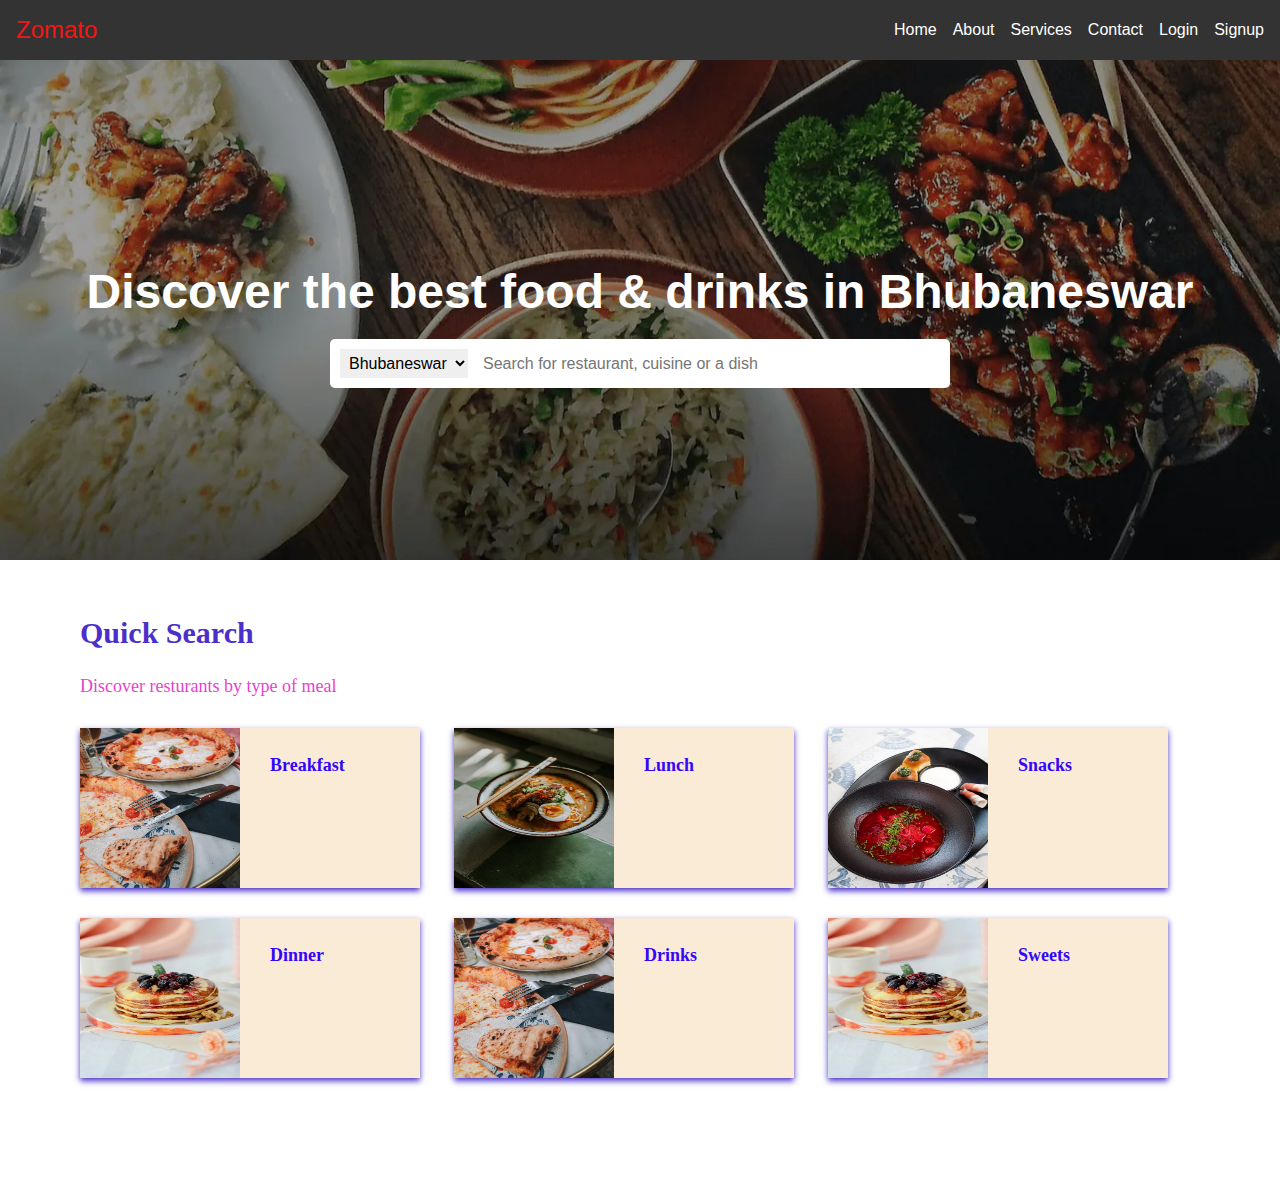
<file: index.html>
<!DOCTYPE html>
<html lang="en">
<head>
  <meta charset="UTF-8">
  <meta name="viewport" content="width=device-width, initial-scale=1.0">
  <title>Zomato</title>
  <link rel="stylesheet" href="styles.css">
</head>
<body>
    <nav>
        <div class="nav-container">
          <a href="#" class="nav-logo">Zomato</a>
          <div class="nav-toggle" onclick="toggleMenu()">
            <span class="bar"></span>
            <span class="bar"></span>
            <span class="bar"></span>
          </div>
          <ul class="nav-menu">
            <li><a href="index.html">Home</a></li>
            <li><a href="about.html">About</a></li>
            <li><a href="services.html">Services</a></li>
            <li><a href="contact.html">Contact</a></li>
            <li><a href="login.html">Login</a></li>
            <li><a href="signup.html">Signup</a></li>
          </ul>
        </div>
      </nav>
  <div class="hero-section">
    <h1 id="heading">Discover the best food & drinks in Bhubaneswar</h1>
    <div class="search-bar">
      <select id="selectOptions">
        <option value="Bhubaneswar">Bhubaneswar</option>
        <option value="Balasore">Balasore</option>
        <option value="Puri">Puri</option>
        <option value="Cuttack">Cuttack</option>
        <!-- Add more options for other cities -->
      </select>
      <input type="text" placeholder="Search for restaurant, cuisine or a dish">
    </div>
  </div>
  <div class="bottomsection">
    <h1 class="qs-heading">Quick Search</h1>
    <h3 class="qs-subheading">Discover resturants by type of meal</h3>

    <div class="qs-boxes-container">
        <div class="qs-box">
            <div class="qs-box-contents">
                <img src="./Images/a.jpg" class="qs-image" alt="image not found">
                <h4 class="qs-item-heading">Breakfast</h4>
                

            </div>
        </div>
        <div class="qs-box">
            <div class="qs-box-contents">
                <img src="./Images/b.jpg" class="qs-image" alt="image not found">
                <h4 class="qs-item-heading">Lunch</h4>
                

            </div>
        </div>
        <div class="qs-box">
            <div class="qs-box-contents">
                <img src="./Images/c.jpg" class="qs-image" alt="image not found">
                <h4 class="qs-item-heading">Snacks</h4>
                
            </div>
        </div>
        <div class="qs-box">
            <div class="qs-box-contents">
                <img src="./Images/d.jpg" class="qs-image" alt="image  not found">
                <h4 class="qs-item-heading">Dinner</h4>
                
            </div>
        </div>
        <div class="qs-box">
            <div class="qs-box-contents">
                <img src="./Images/a.jpg" class="qs-image" alt="image not found">
                <h4 class="qs-item-heading">Drinks</h4>
                
            </div>
        </div>
        <div class="qs-box">
            <div class="qs-box-contents">
                <img src="./Images/d.jpg" class="qs-image" alt="image not found">
                <h4 class="qs-item-heading">Sweets</h4>
                
            </div>
        </div>
        

  <!-- Add more sections and content as needed -->
  <script src="./script.js"></script>
</body>
</html>
</file>
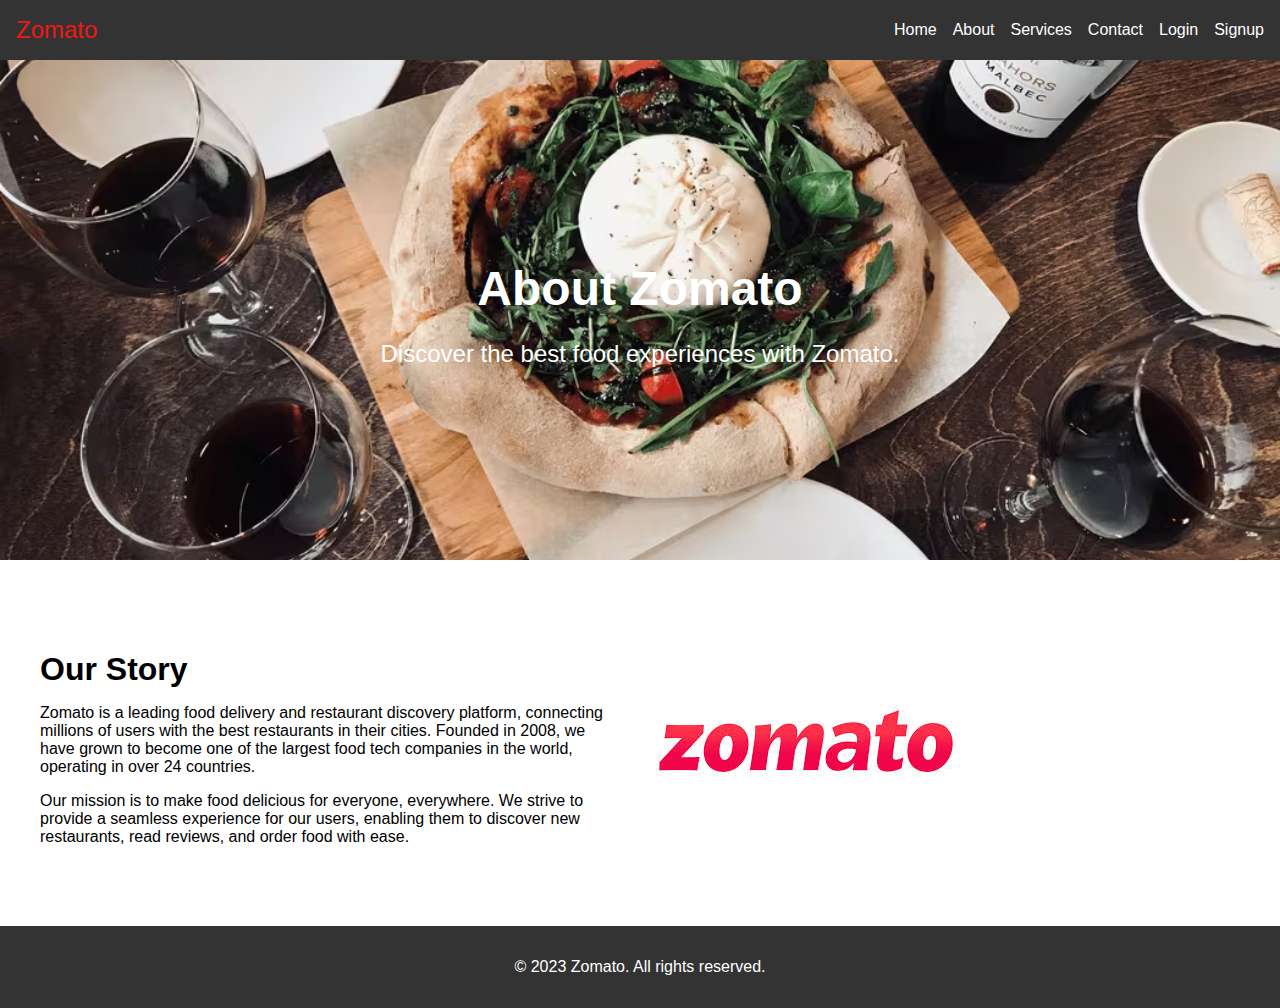
<file: about.html>
<!DOCTYPE html>
<html lang="en">
<head>
  <meta charset="UTF-8">
  <meta name="viewport" content="width=device-width, initial-scale=1.0">
  <title>About Zomato</title>
  <link rel="stylesheet" href="styles.css">
</head>
<body>
  <header>
    <nav>
        <div class="nav-container">
          <a href="#" class="nav-logo">Zomato</a>
          <div class="nav-toggle">
            <span class="bar"></span>
            <span class="bar"></span>
            <span class="bar"></span>
          </div>
          <ul class="nav-menu">
            <li><a href="index.html">Home</a></li>
            <li><a href="about.html">About</a></li>
            <li><a href="services.html">Services</a></li>
            <li><a href="contact.html">Contact</a></li>
            <li><a href="login.html">Login</a></li>
            <li><a href="signup.html">Signup</a></li>
          </ul>
        </div>
      </nav>
      
      
  </header>

  <main>
    <section class="hero">
      <div class="hero-content">
        <h1>About Zomato</h1>
        <p>Discover the best food experiences with Zomato.</p>
      </div>
    </section>

    <section class="about">
      <div class="about-content">
        <h2>Our Story</h2>
        <p>Zomato is a leading food delivery and restaurant discovery platform, connecting millions of users with the best restaurants in their cities. Founded in 2008, we have grown to become one of the largest food tech companies in the world, operating in over 24 countries.</p>
        <p>Our mission is to make food delicious for everyone, everywhere. We strive to provide a seamless experience for our users, enabling them to discover new restaurants, read reviews, and order food with ease.</p>
      </div>
      <div class="about-image">
        <img src="./Images/images.jpeg" alt="Zomato About">
      </div>
    </section>
  </main>

  <footer>
    <p>&copy; 2023 Zomato. All rights reserved.</p>
  </footer>
  <script src="./script.js"></script>
</body>
</html>
</file>
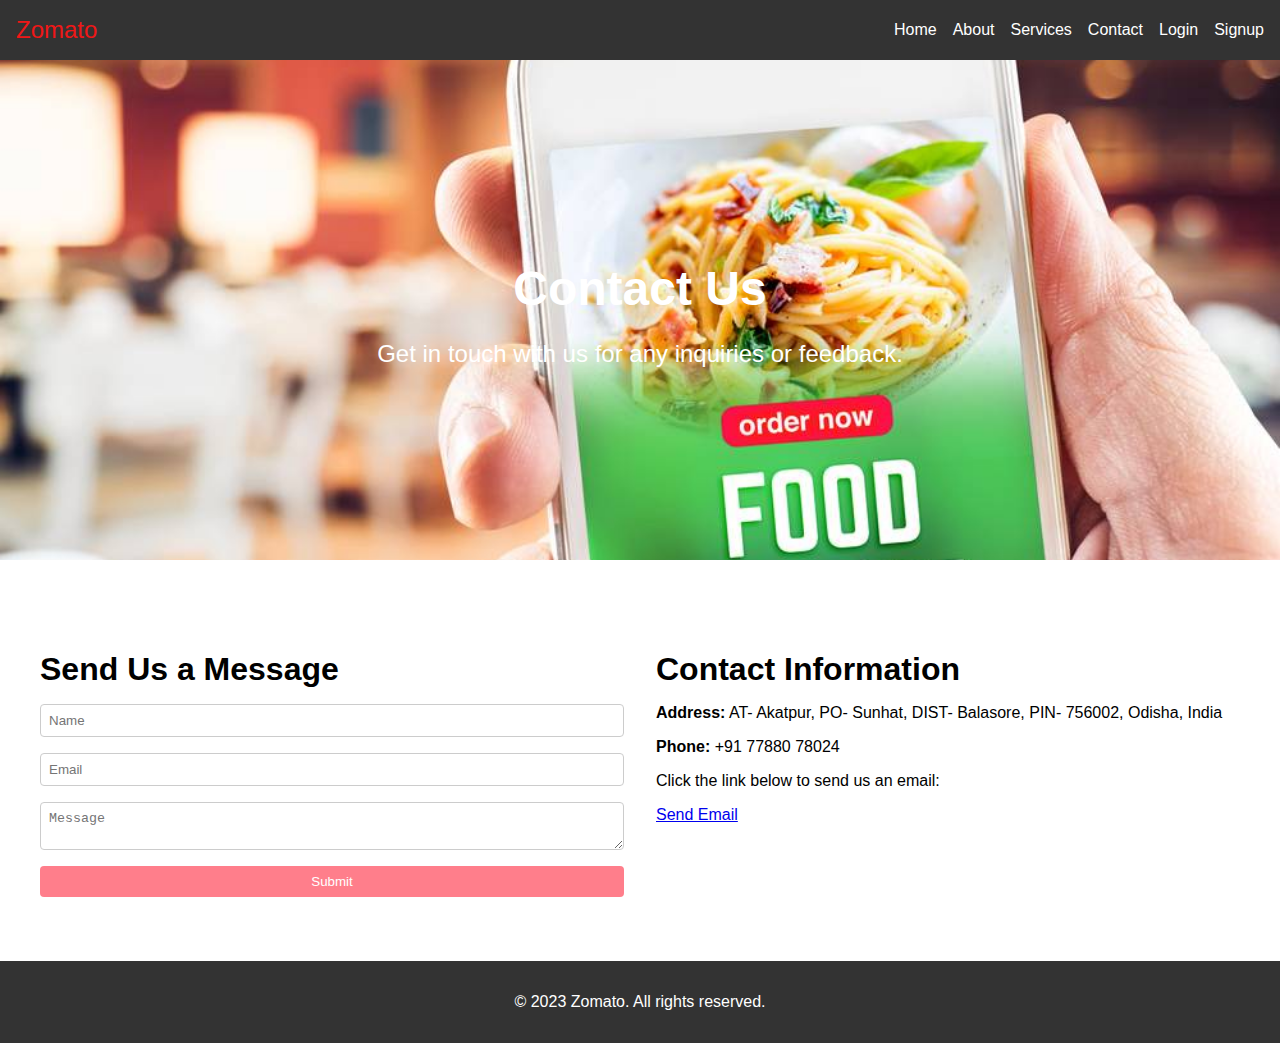
<file: contact.html>
<!DOCTYPE html>
<html lang="en">
<head>
  <meta charset="UTF-8">
  <meta name="viewport" content="width=device-width, initial-scale=1.0">
  <title>Contact Zomato</title>
  <link rel="stylesheet" href="styles.css">
</head>
<body>
  <header>
    <nav>
        <div class="nav-container">
          <a href="#" class="nav-logo">Zomato</a>
          <div class="nav-toggle">
            <span class="bar"></span>
            <span class="bar"></span>
            <span class="bar"></span>
          </div>
          <ul class="nav-menu">
            <li><a href="index.html">Home</a></li>
            <li><a href="about.html">About</a></li>
            <li><a href="services.html">Services</a></li>
            <li><a href="contact.html">Contact</a></li>
            <li><a href="login.html">Login</a></li>
            <li><a href="signup.html">Signup</a></li>
          </ul>
        </div>
      </nav>
  </header>

  <main>
    <section class="con">
      <div class="hero-content">
        <h1>Contact Us</h1>
        <p>Get in touch with us for any inquiries or feedback.</p>
      </div>
    </section>

    <section class="contact">
      <div class="contact-form">
        <h2>Send Us a Message</h2>
        <form>
          <input type="text" placeholder="Name" required>
          <input type="email" placeholder="Email" required>
          <textarea placeholder="Message" required></textarea>
          <button type="submit">Submit</button>
        </form>
      </div>
      <div class="contact-info">
        <h2>Contact Information</h2>
        <p><strong>Address:</strong> AT- Akatpur, PO- Sunhat, DIST- Balasore, PIN- 756002, Odisha, India</p>
        <p><strong>Phone:</strong> +91 77880 78024</p>
        <p>Click the link below to send us an email:</p>
  <a href="mailto:sagar.trushnapanigrahi2002@gmail.com">Send Email</a>
      </div>
    </section>
  </main>

  <footer>
    <p>&copy; 2023 Zomato. All rights reserved.</p>
  </footer>
  <script src="./script.js"></script>
</body>
</html>
</file>
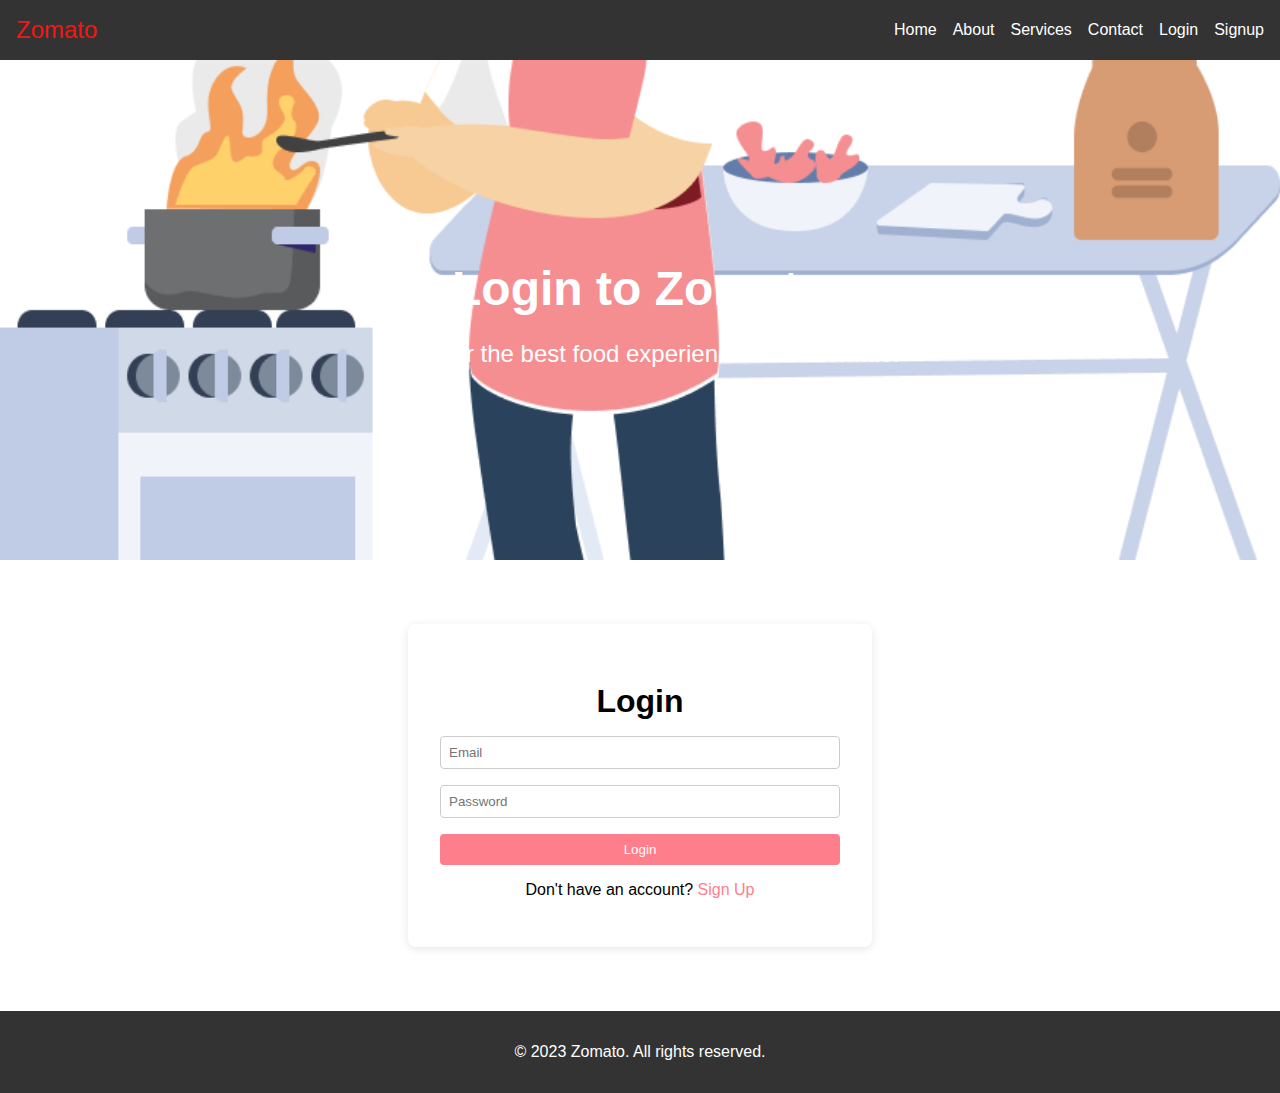
<file: login.html>
<!DOCTYPE html>
<html lang="en">
<head>
  <meta charset="UTF-8">
  <meta name="viewport" content="width=device-width, initial-scale=1.0">
  <title>Zomato Login</title>
  <link rel="stylesheet" href="styles.css">
</head>
<body>
  <header>
    <nav>
        <div class="nav-container">
          <a href="#" class="nav-logo">Zomato</a>
          <div class="nav-toggle">
            <span class="bar"></span>
            <span class="bar"></span>
            <span class="bar"></span>
          </div>
          <ul class="nav-menu">
            <li><a href="index.html">Home</a></li>
            <li><a href="about.html">About</a></li>
            <li><a href="services.html">Services</a></li>
            <li><a href="contact.html">Contact</a></li>
            <li><a href="login.html">Login</a></li>
            <li><a href="signup.html">Signup</a></li>
          </ul>
        </div>
      </nav>
  </header>

  <main>
    <section class="log">
      <div class="hero-content">
        <h1>Login to Zomato</h1>
        <p>Discover the best food experiences with Zomato.</p>
      </div>
    </section>

    <section class="login">
      <div class="login-form">
        <h2>Login</h2>
        <form>
          <input type="email" placeholder="Email" required>
          <input type="password" placeholder="Password" required>
          <button type="submit">Login</button>
        </form>
        <p>Don't have an account? <a href="signup.html">Sign Up</a></p>
      </div>
    </section>
  </main>

  <footer>
    <p>&copy; 2023 Zomato. All rights reserved.</p>
  </footer>
  <script src="./script.js"></script>
</body>
</html>
</file>
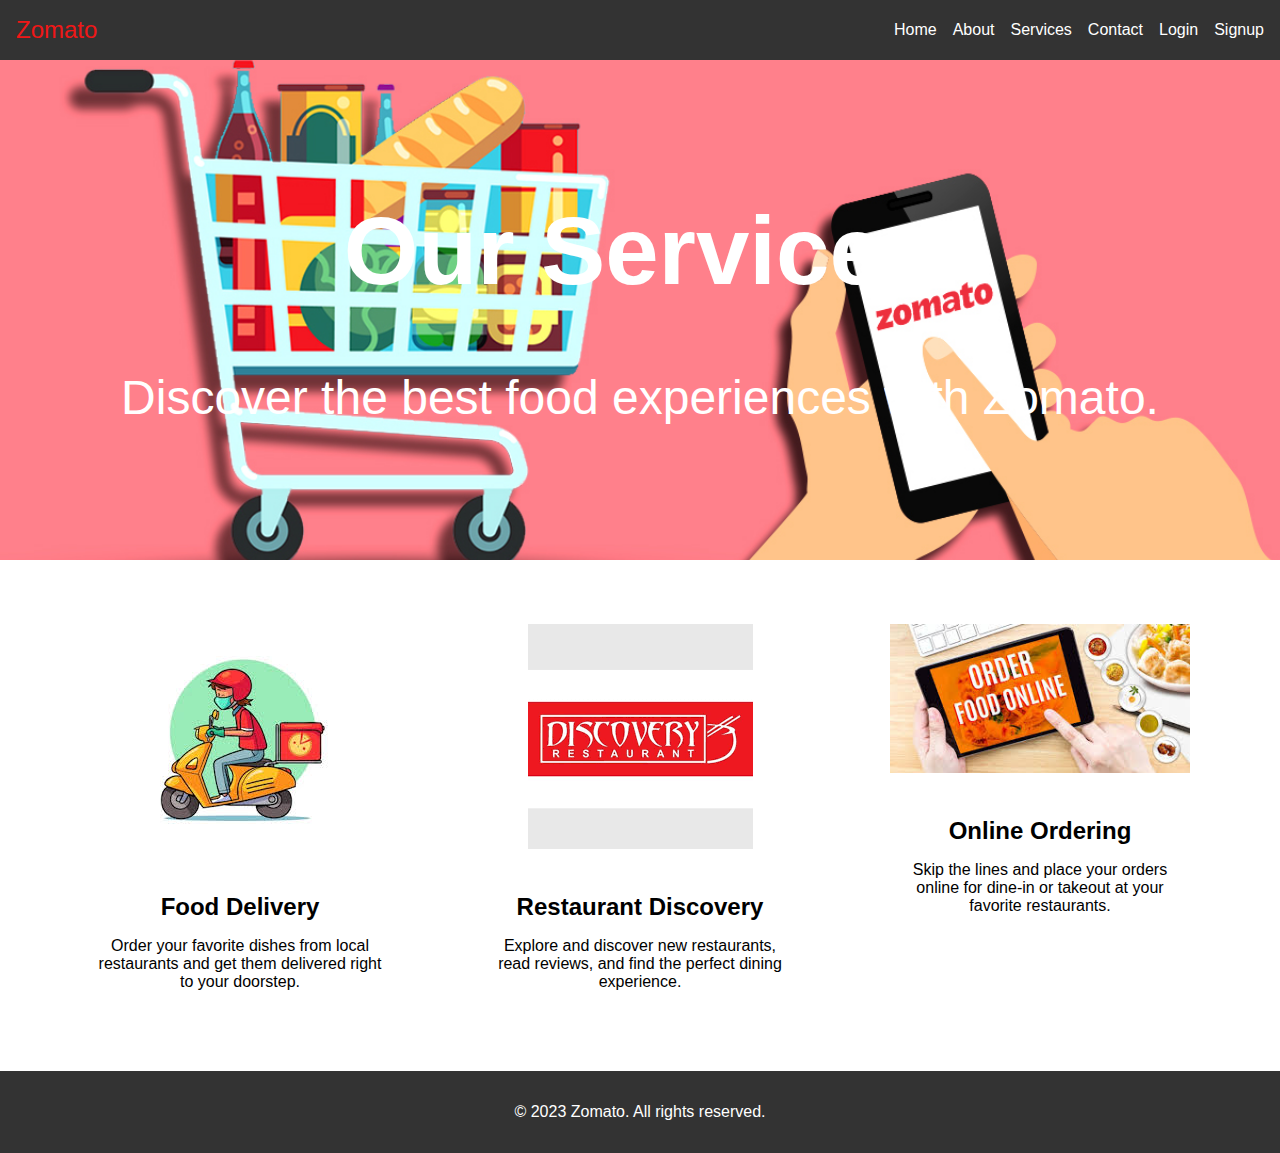
<file: services.html>
<!DOCTYPE html>
<html lang="en">
<head>
  <meta charset="UTF-8">
  <meta name="viewport" content="width=device-width, initial-scale=1.0">
  <title>Zomato Services</title>
  <link rel="stylesheet" href="styles.css">
</head>
<body>
  <header>
    <nav>
        <div class="nav-container">
          <a href="#" class="nav-logo">Zomato</a>
          <div class="nav-toggle">
            <span class="bar"></span>
            <span class="bar"></span>
            <span class="bar"></span>
          </div>
          <ul class="nav-menu">
            <li><a href="index.html">Home</a></li>
            <li><a href="about.html">About</a></li>
            <li><a href="services.html">Services</a></li>
            <li><a href="contact.html">Contact</a></li>
            <li><a href="login.html">Login</a></li>
            <li><a href="signup.html">Signup</a></li>
          </ul>
        </div>
      </nav>
  </header>

  <main>
    <section class="ad">
      <div class="ad-content">
        <h1>Our Services</h1>
        <p>Discover the best food experiences with Zomato.</p>
      </div>
    </section>

    <section class="services">
      <div class="service-card">
        <img src="./Images/images (1).jpeg" alt="Food Delivery">
        <h3>Food Delivery</h3>
        <p>Order your favorite dishes from local restaurants and get them delivered right to your doorstep.</p>
      </div>
      <div class="service-card">
        <img src="./Images/images (1).png" alt="Restaurant Discovery">
        <h3>Restaurant Discovery</h3>
        <p>Explore and discover new restaurants, read reviews, and find the perfect dining experience.</p>
      </div>
      <div class="service-card">
        <img src="./Images/images (2).jpeg" alt="Online Ordering">
        <h3>Online Ordering</h3>
        <p>Skip the lines and place your orders online for dine-in or takeout at your favorite restaurants.</p>
      </div>
    </section>
  </main>

  <footer>
    <p>&copy; 2023 Zomato. All rights reserved.</p>
  </footer>
  <script src="./script.js"></script>
</body>
</html>
</file>
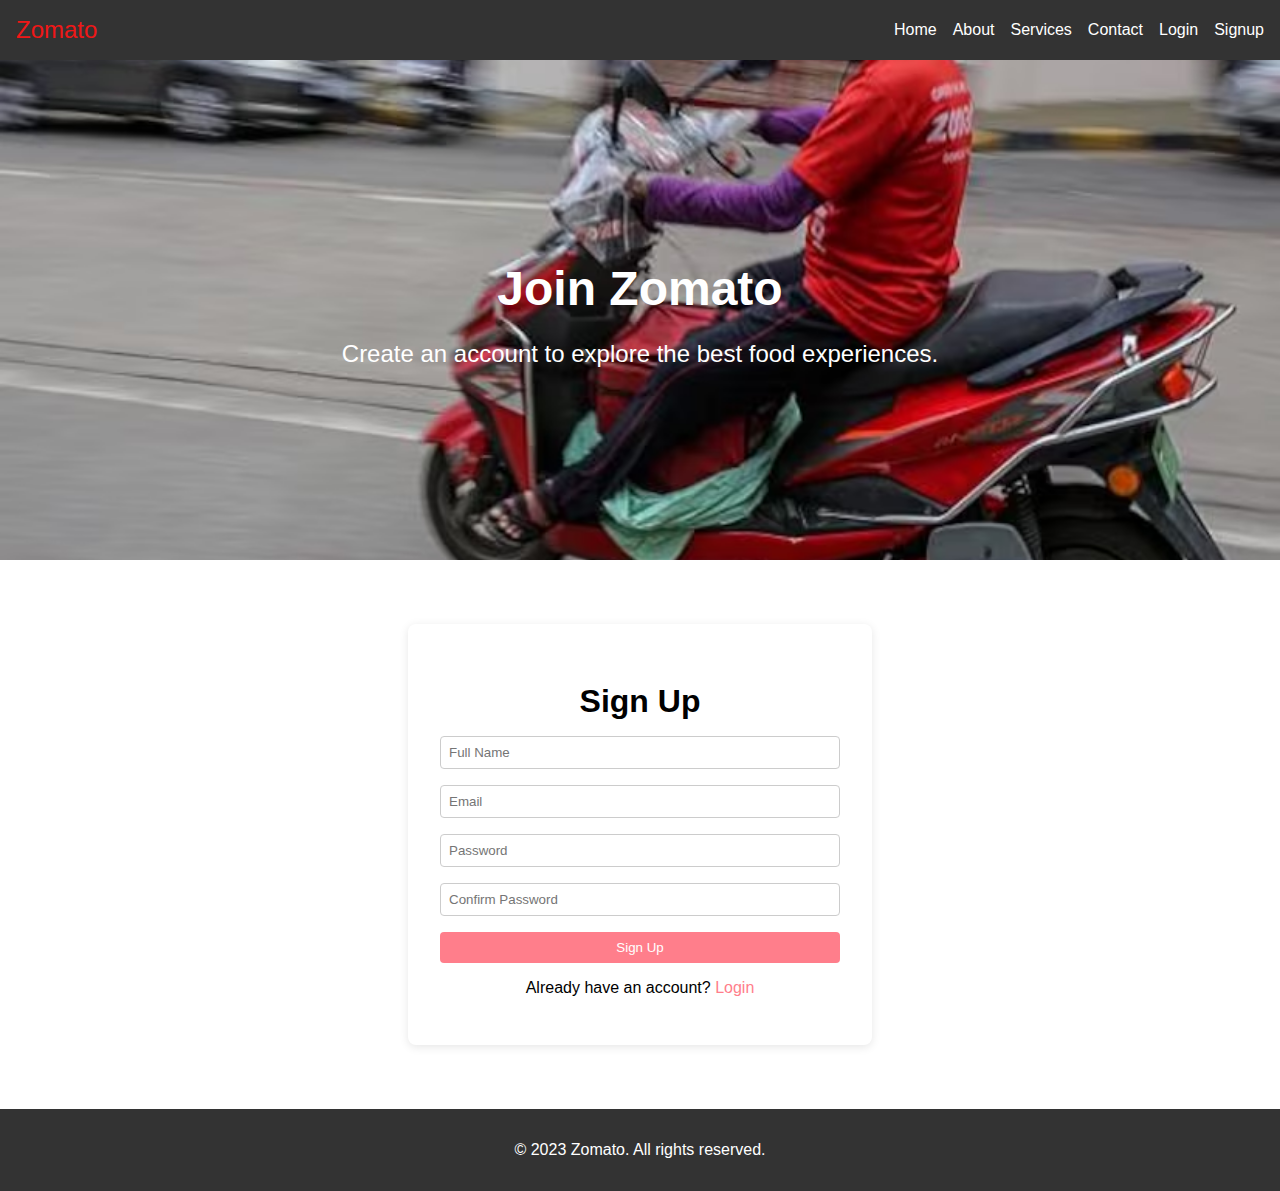
<file: signup.html>
<!DOCTYPE html>
<html lang="en">
<head>
  <meta charset="UTF-8">
  <meta name="viewport" content="width=device-width, initial-scale=1.0">
  <title>Zomato Sign Up</title>
  <link rel="stylesheet" href="styles.css">
</head>
<body>
  <header>
    <nav>
        <div class="nav-container">
          <a href="#" class="nav-logo">Zomato</a>
          <div class="nav-toggle">
            <span class="bar"></span>
            <span class="bar"></span>
            <span class="bar"></span>
          </div>
          <ul class="nav-menu">
            <li><a href="index.html">Home</a></li>
            <li><a href="about.html">About</a></li>
            <li><a href="services.html">Services</a></li>
            <li><a href="contact.html">Contact</a></li>
            <li><a href="login.html">Login</a></li>
            <li><a href="signup.html">Signup</a></li>
          </ul>
        </div>
      </nav>
  </header>

  <main>
    <section class="sin">
      <div class="hero-content">
        <h1>Join Zomato</h1>
        <p>Create an account to explore the best food experiences.</p>
      </div>
    </section>

    <section class="signup">
      <div class="signup-form">
        <h2>Sign Up</h2>
        <form>
          <input type="text" placeholder="Full Name" required>
          <input type="email" placeholder="Email" required>
          <input type="password" placeholder="Password" required>
          <input type="password" placeholder="Confirm Password" required>
          <button type="submit">Sign Up</button>
        </form>
        <p>Already have an account? <a href="login.html">Login</a></p>
      </div>
    </section>
  </main>

  <footer>
    <p>&copy; 2023 Zomato. All rights reserved.</p>
  </footer>
  <script src="./script.js"></script>
</body>
</html>
</file>
<file: styles.css>
body {
  font-family: Arial, sans-serif;
  margin: 0;
  padding: 0;
}

.hero-section {
  background-image: url('./Images/81f3ff974d82520780078ba1cfbd453a1583259680.webp');
  background-size: cover;
  background-position: center;
  height: 500px;
  display: flex;
  flex-direction: column;
  justify-content: center;
  align-items: center;
  color: white;
  text-align: center;
}

.hero-section h1 {
  font-size: 48px;
  margin-bottom: 20px;
}

.search-bar {
  background-color: white;
  padding: 10px;
  border-radius: 5px;
  display: flex;
  align-items: center;
  max-width: 600px;
  width: 100%;
}

.search-bar input {
  border: none;
  outline: none;
  flex-grow: 1;
  padding: 5px;
  font-size: 16px;
}

.search-bar select {
  border: none;
  outline: none;
  padding: 5px;
  font-size: 16px;
  margin-right: 10px;
}

.bottomsection {
  margin: 50px 80px 80px 80px;
  
  }
  
  .qs-heading {
  height: 43px;
  font-family: poppins;
  font-size: 30px;
  font-weight: bold;
  font-stretch: normal ;
  font-style: normal;
  line-height: 1.53;
  letter-spacing: normal;
  text-align: left;
  color: rgb(75, 47, 201);
  }
  
  .qs-subheading {
  height: 25px;
  font-family: poppins;
  font-size: 18px;
  font-weight: normal;
  font-stretch: normal ;
  font-style: normal;
  line-height: 1.5;
  letter-spacing: normal;
  text-align: left;
  color: rgb(235, 63, 206);
  }
  
  .qs-boxes-container {
  margin-top: 30px;
  }
  
  .qs-box {
  display: inline-block;
  
  width: 33%;
  }
  
  .qs-box-contents {
  height: 160px;
  box-shadow: 0 3px 6px 0 rgb(75, 47, 201);
  background-color: antiquewhite;
  margin-right: 30px;
  margin-bottom: 30px;
  position: relative;
  }
  
  .qs-image {
  width: 160px;
  height: 160px;
  margin: 0 29px 0 0;
  }
  
  .qs-item-heading {
  position: absolute;
  top: 0px;
  left: 190px;
  height: 25px;
  font-family: poppins;
  font-size: 18px;
  font-weight: 600;
  font-stretch: normal ;
  font-style: normal;
  line-height: 1.5;
  letter-spacing: normal;
  text-align: left;
  color: rgb(51, 7, 248);
  }
  
  .qs-item-description {
  position: absolute;
  top: 50px;
  left: 190px;
  max-width: 190px;
  font-family: poppins;
  font-size: 14px;
  font-weight: normal;
  font-stretch: normal ;
  font-style: normal;
  line-height: 1.5;
  letter-spacing: normal;
  text-align: left;
  color: rgb(12, 12, 12);
  }
  
  @media (max-width: 1136px) {
  .qs-item-description {
  max-width: 150px;
  left: 170px;
  top: 30px;
  }
  
  .qs-item-heading {
  left: 170px;
  }
  }
  
  @media (max-width: 920px) {
  .qs-box {
  width: 49.5%;
  }
  
  .qs-item-description {
  
  width: 140px;
  left: 180px;
  top: 50px;
  }
  
  .qs-item-heading {
  left: 180px;
  }
  }

  nav {
    background-color: #333;
    color: #fff;
    display: flex;
    justify-content: space-between;
    align-items: center;
    padding: 1rem;
  }
  
  .nav-container {
    display: flex;
    justify-content: space-between;
    align-items: center;
    width: 100%;
  }
  
  .nav-logo {
    font-size: 1.5rem;
    text-decoration: none;
    color: #f01717;
  }
  
  .nav-menu {
    display: flex;
    list-style: none;
    margin: 0;
    padding: 0;
  }
  
  .nav-menu li {
    margin-left: 1rem;
  }
  
  .nav-menu li a {
    color: #fff;
    text-decoration: none;
  }
  
  /* Responsive Styles */
  @media screen and (max-width: 768px) {
    .nav-toggle {
      display: block;
      cursor: pointer;
    }
  
    .nav-toggle .bar {
      width: 25px;
      height: 3px;
      margin: 5px;
      background-color: #fff;
      transition: all 0.3s ease-in-out;
    }
  
    .nav-menu {
      display: none;
      flex-direction: column;
      width: 100%;
    }
  
    .nav-menu.active {
      display: flex;
    }
  
    .nav-menu li {
      margin: 0.5rem 0;
    }
  }

  

  .hero {
    background-image: url('./Images/48fc8d7806d6a947fd041a8a1cf83bac1563875757.avif');
    background-size: cover;
    background-position: center;
    height: 500px;
    display: flex;
    align-items: center;
    justify-content: center;
    text-align: center;
    color: #ffffff;
  }

  .hero-content h1 {
    font-size: 3rem;
    margin-bottom: 1rem;
  }
  
  .hero-content p {
    font-size: 1.5rem;
  }

/* Footer styles */
footer {
  background-color: #333333;
  color: #ffffff;
  text-align: center;
  padding: 1rem;
}

  /* About section styles */
.about {
  display: flex;
  align-items: center;
  justify-content: space-between;
  max-width: 1200px;
  margin: 4rem auto;
  padding: 0 1rem;
}

.about-content {
  flex: 1;
  margin-right: 2rem;
}

.about-content h2 {
  font-size: 2rem;
  margin-bottom: 1rem;
}

.about-image {
  flex: 1;
}

.about-image img {
  max-width: 100%;
  height: auto;
}

/* Footer styles */
footer {
  background-color: #333333;
  color: #ffffff;
  text-align: center;
  padding: 1rem;
}

.ad {
  background-image: url('./Images/zomato-grocery-.jpg');
  background-size: cover;
  background-position: center;
  height: 500px;
  display: flex;
  align-items: center;
  justify-content: center;
  text-align: center;
  color: #ffffff;
}
/* Services section styles */

.ad-content {
  font-size: 3rem;
    margin-bottom: 1rem;
}

.services {
  display: flex;
  justify-content: space-around;
  max-width: 1200px;
  margin: 4rem auto;
  padding: 0 1rem;
}

.service-card {
  text-align: center;
  max-width: 300px;
}

.service-card img {
  max-width: 100%;
  height: auto;
  margin-bottom: 1rem;
}

.service-card h3 {
  font-size: 1.5rem;
  margin-bottom: 0.5rem;
}

/* Footer styles */
footer {
  background-color: #333333;
  color: #ffffff;
  text-align: center;
  padding: 1rem;
}
/*Service Section*/
.services {
  display: flex;
  justify-content: space-around;
  max-width: 1200px;
  margin: 4rem auto;
  padding: 0 1rem;
}

.service-card {
  text-align: center;
  max-width: 300px;
}

.service-card img {
  max-width: 100%;
  height: auto;
  margin-bottom: 1rem;
}

.service-card h3 {
  font-size: 1.5rem;
  margin-bottom: 0.5rem;
}
/*Contact Section*/
.con {
  background-image: url('./Images/Zomato-Registration.jpg');
  background-size: cover;
  background-position: center;
  height: 500px;
  display: flex;
  align-items: center;
  justify-content: center;
  text-align: center;
  color: #ffffff;
}


.contact {
  display: flex;
  justify-content: space-between;
  max-width: 1200px;
  margin: 4rem auto;
  padding: 0 1rem;
}

.contact-form {
  flex: 1;
  margin-right: 2rem;
}

.contact-form h2 {
  font-size: 2rem;
  margin-bottom: 1rem;
}

.contact-form form {
  display: flex;
  flex-direction: column;
}

.contact-form input,
.contact-form textarea {
  padding: 0.5rem;
  margin-bottom: 1rem;
  border: 1px solid #ccc;
  border-radius: 4px;
}

.contact-form button {
  padding: 0.5rem 1rem;
  background-color: #ff7e8b;
  color: #ffffff;
  border: none;
  border-radius: 4px;
  cursor: pointer;
  transition: background-color 0.3s ease;
}

.contact-form button:hover {
  background-color: #e66879;
}

.contact-info {
  flex: 1;
}

.contact-info h2 {
  font-size: 2rem;
  margin-bottom: 1rem;
}

/* Footer styles */
footer {
  background-color: #333333;
  color: #ffffff;
  text-align: center;
  padding: 1rem;
}

.contact-info {
  flex: 1;
}

.contact-info h2 {
  font-size: 2rem;
  margin-bottom: 1rem;
}

/* Footer styles */
footer {
  background-color: #333333;
  color: #ffffff;
  text-align: center;
  padding: 1rem;
}
/* Login section styles */
.log {
  background-image: url('./Images/logged-out.92482744e1f26a6348f9.png');
  background-size: cover;
  background-position: center;
  height: 500px;
  display: flex;
  align-items: center;
  justify-content: center;
  text-align: center;
  color: #ffffff;
}

.login {
  max-width: 1200px;
  margin: 4rem auto;
  padding: 0 1rem;
  text-align: center;
}

.login-form {
  max-width: 400px;
  margin: 0 auto;
  background-color: #ffffff;
  padding: 2rem;
  border-radius: 8px;
  box-shadow: 0 2px 10px rgba(0, 0, 0, 0.1);
}

.login-form h2 {
  font-size: 2rem;
  margin-bottom: 1rem;
}

.login-form form {
  display: flex;
  flex-direction: column;
}

.login-form input {
  padding: 0.5rem;
  margin-bottom: 1rem;
  border: 1px solid #ccc;
  border-radius: 4px;
}

.login-form button {
  padding: 0.5rem 1rem;
  background-color: #ff7e8b;
  color: #ffffff;
  border: none;
  border-radius: 4px;
  cursor: pointer;
  transition: background-color 0.3s ease;
}

.login-form button:hover {
  background-color: #e66879;
}

.login-form p {
  margin-top: 1rem;
}

.login-form p a {
  color: #ff7e8b;
  text-decoration: none;
}

.login-form p a:hover {
  text-decoration: underline;
}

/* Footer styles */
footer {
  background-color: #333333;
  color: #ffffff;
  text-align: center;
  padding: 1rem;
}
/* Sign Up section styles */
.sin {
  background-image: url('./Images/1633141524-5165.avif');
  background-size: cover;
  background-position: center;
  height: 500px;
  display: flex;
  align-items: center;
  justify-content: center;
  text-align: center;
  color: #ffffff;
}

.signup {
  max-width: 1200px;
  margin: 4rem auto;
  padding: 0 1rem;
  text-align: center;
}

.signup-form {
  max-width: 400px;
  margin: 0 auto;
  background-color: #ffffff;
  padding: 2rem;
  border-radius: 8px;
  box-shadow: 0 2px 10px rgba(0, 0, 0, 0.1);
}

.signup-form h2 {
  font-size: 2rem;
  margin-bottom: 1rem;
}

.signup-form form {
  display: flex;
  flex-direction: column;
}

.signup-form input {
  padding: 0.5rem;
  margin-bottom: 1rem;
  border: 1px solid #ccc;
  border-radius: 4px;
}

.signup-form button {
  padding: 0.5rem 1rem;
  background-color: #ff7e8b;
  color: #ffffff;
  border: none;
  border-radius: 4px;
  cursor: pointer;
  transition: background-color 0.3s ease;
}

.signup-form button:hover {
  background-color: #e66879;
}

.signup-form p {
  margin-top: 1rem;
}

.signup-form p a {
  color: #ff7e8b;
  text-decoration: none;
}

.signup-form p a:hover {
  text-decoration: underline;
}

/* Footer styles */
footer {
  background-color: #333333;
  color: #ffffff;
  text-align: center;
  padding: 1rem;
}
</file>
